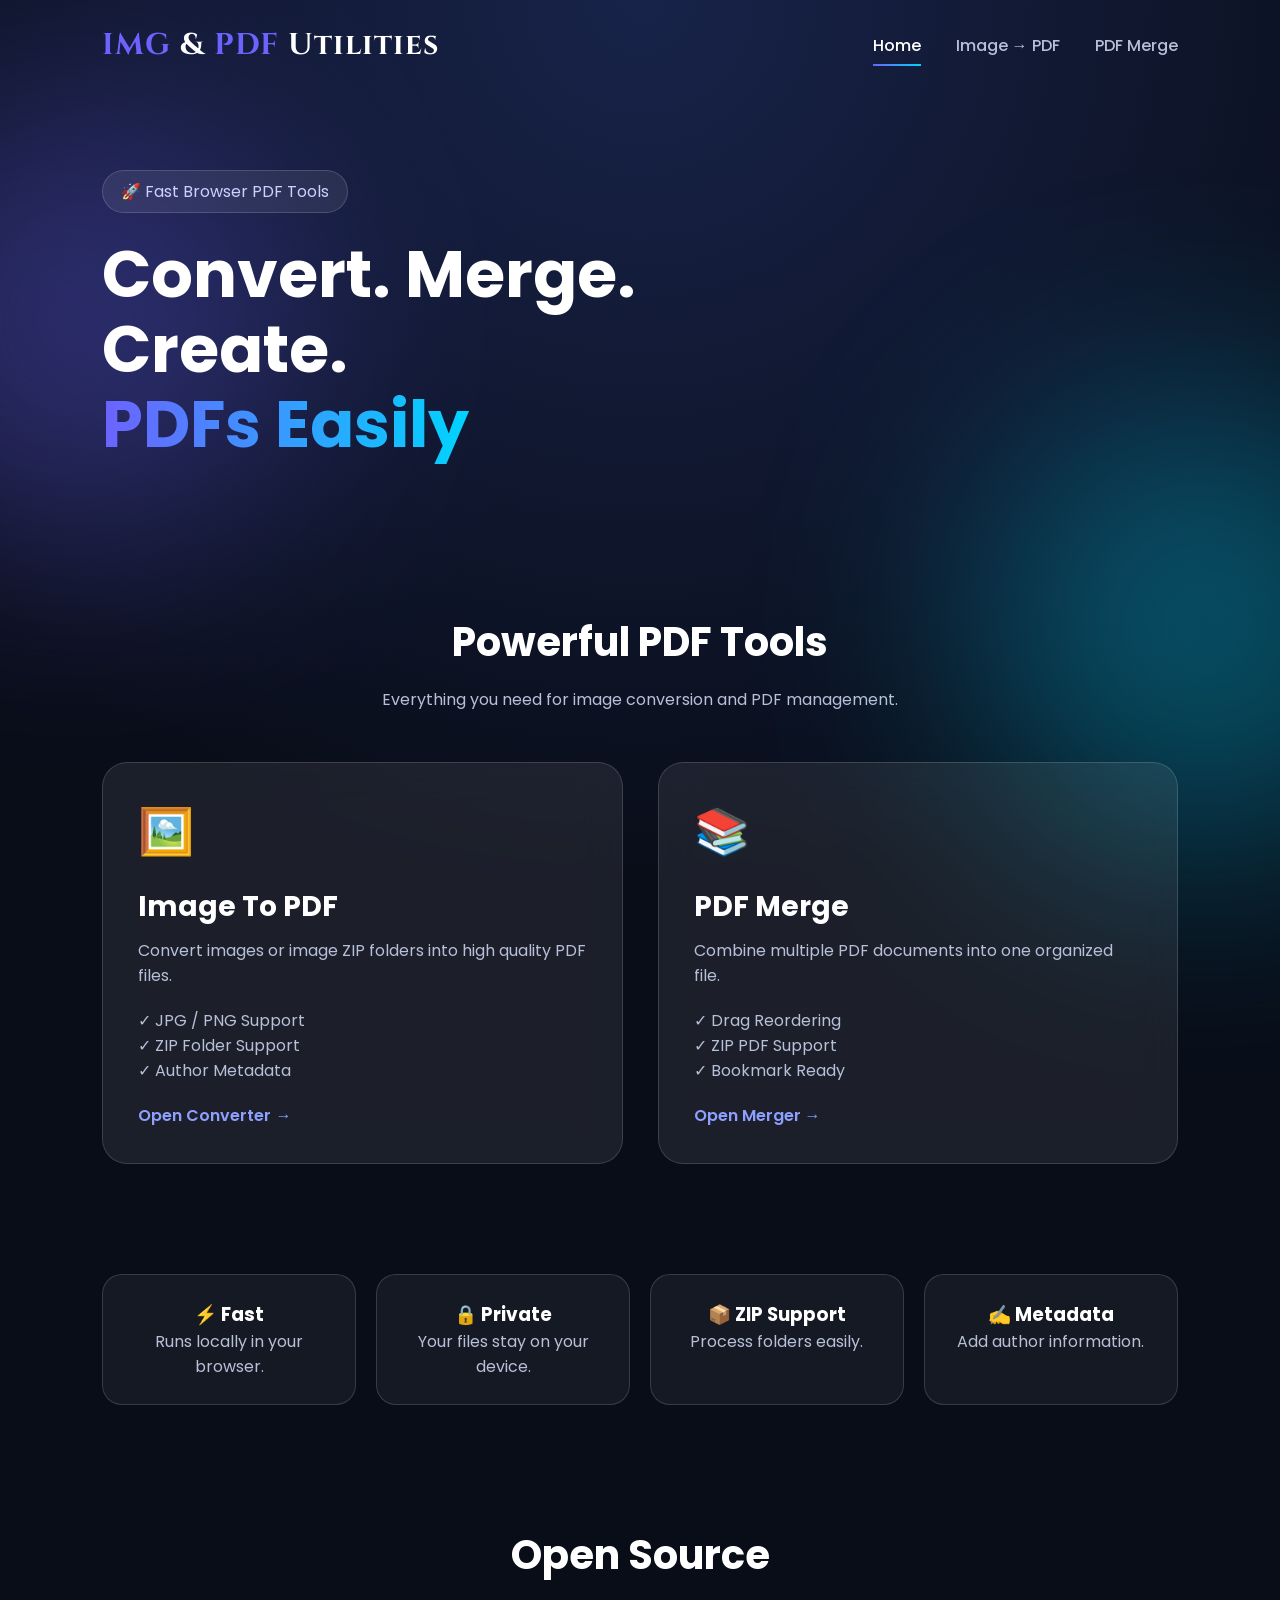
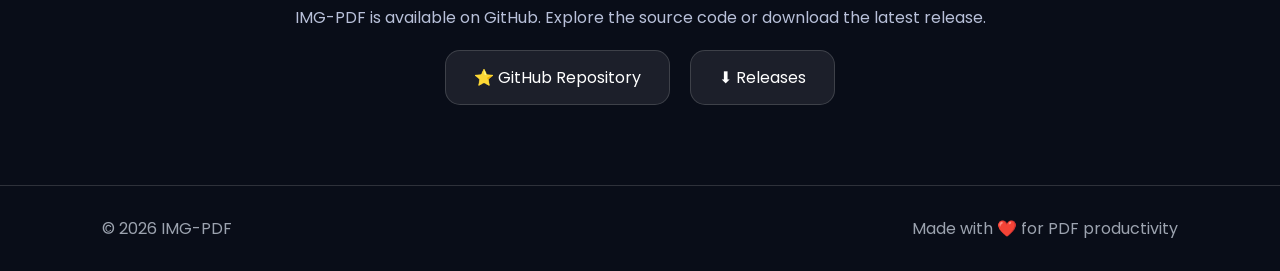
<file: Web-App/index.html>
<!DOCTYPE html>
<html lang="en">

<head>

<meta charset="UTF-8">

<meta name="viewport" content="width=device-width, initial-scale=1.0">


<title>
    PDF Tools
</title>

<link rel="stylesheet" href="css/style.css">

<link rel="stylesheet" href="css/home.css">

<script src="js/app.js"></script>

<link rel="preconnect" href="https://fonts.googleapis.com">

<link rel="preconnect" href="https://fonts.gstatic.com" crossorigin>

<link href="https://fonts.googleapis.com/css2?family=Cinzel:wght@600;700&family=Poppins:wght@300;400;500;600;700&display=swap" rel="stylesheet">

<link rel="icon" type="image/x-icon" href="assets/favicon.ico">

</head>



<body>



<!-- Background Decoration -->

<div class="background-glow glow-one"></div>

<div class="background-glow glow-two"></div>





<!-- Navigation -->

<header class="header">


<nav class="navbar">


<div class="logo">

<span>
    IMG
</span>
&

<span>
    PDF
</span>
Utilities

</div>




<div class="nav-menu">


<a href="index.html"
class="active">

Home

</a>



<a href="pages/img-to-pdf.html">

Image → PDF

</a>



<a href="pages/pdf-merge.html">

PDF Merge

</a>



</div>



</nav>


</header>









<!-- Hero -->

<section class="hero">



<div class="hero-content">



<div class="badge">

🚀 Fast Browser PDF Tools

</div>




<h1>

Convert.
Merge.
Create.

<br>

<span>
PDFs Easily
</span>
 
</h1>





</div>



</section>





<!-- Tools -->


<section class="tools-section">


<h2>

Powerful PDF Tools

</h2>


<p class="section-desc">

Everything you need for image conversion and PDF management.

</p>






<div class="tool-container">






<div class="tool-card">


<div class="tool-icon">

🖼️

</div>



<h3>

Image To PDF

</h3>



<p>

Convert images or image ZIP folders into high quality PDF files.

</p>



<ul>

<li>✓ JPG / PNG Support</li>

<li>✓ ZIP Folder Support</li>

<li>✓ Author Metadata</li>

</ul>



<a href="pages/img-to-pdf.html">

Open Converter →

</a>


</div>










<div class="tool-card">


<div class="tool-icon">

📚

</div>



<h3>

PDF Merge

</h3>



<p>

Combine multiple PDF documents into one organized file.

</p>



<ul>

<li>✓ Drag Reordering</li>

<li>✓ ZIP PDF Support</li>

<li>✓ Bookmark Ready</li>

</ul>



<a href="pages/pdf-merge.html">

Open Merger →

</a>


</div>






</div>


</section>









<!-- Features -->


<section class="feature-section">


<div class="feature-box">


<h3>

⚡ Fast

</h3>

<p>

Runs locally in your browser.

</p>

</div>





<div class="feature-box">


<h3>

🔒 Private

</h3>

<p>

Your files stay on your device.

</p>

</div>






<div class="feature-box">


<h3>

📦 ZIP Support

</h3>

<p>

Process folders easily.

</p>

</div>






<div class="feature-box">


<h3>

✍ Metadata

</h3>

<p>

Add author information.

</p>

</div>



</section>









<!-- Open Source -->


<section class="opensource">


<h2>

Open Source

</h2>



<p>

IMG-PDF is available on GitHub.
Explore the source code or download the latest release.

</p>





<div class="github-buttons">


<a href="https://github.com/Rachakonda-Ravi/IMG-PDF"
target="_blank">

⭐ GitHub Repository

</a>



<a href="https://github.com/Rachakonda-Ravi/IMG-PDF/releases"
target="_blank">

⬇ Releases

</a>



</div>


</section>









<footer>


<p>

© 2026 IMG-PDF

</p>


<p>

Made with ❤️ for PDF productivity

</p>


</footer>







</body>

</html>
</file>
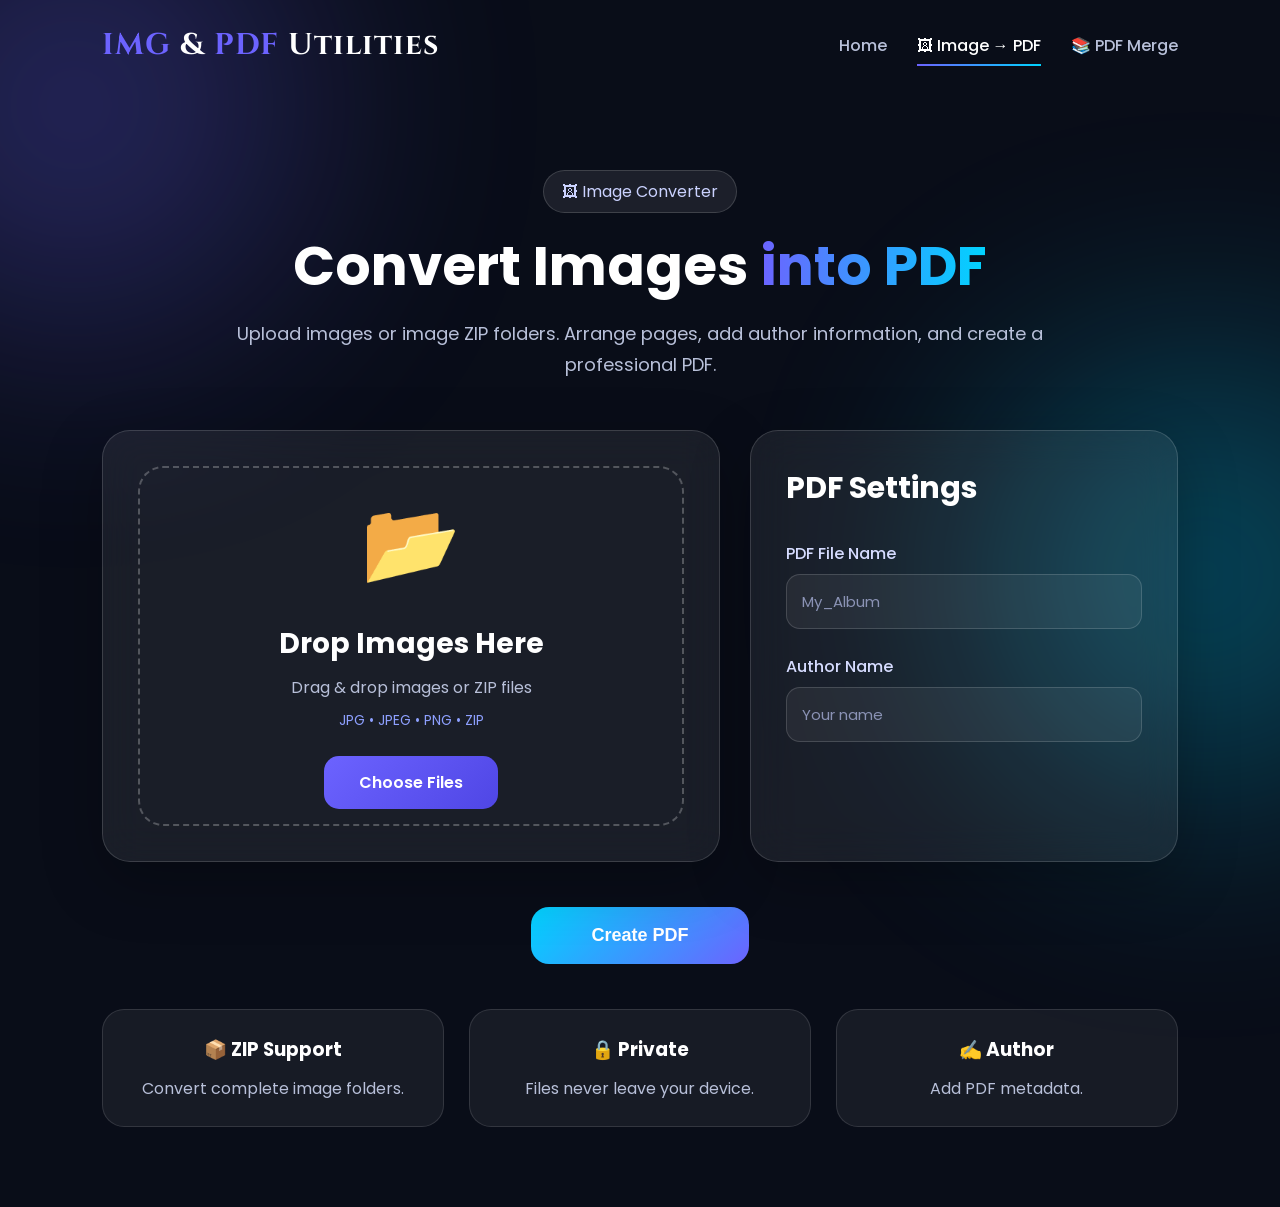
<file: Web-App/pages/img-to-pdf.html>
<!DOCTYPE html>
<html lang="en">

<head>

<meta charset="UTF-8">

<meta name="viewport"
content="width=device-width, initial-scale=1.0">


<title>
IMG-PDF - Image To PDF
</title>


<link rel="stylesheet"
href="../css/style.css">

<link rel="stylesheet"
href="../css/img2pdf.css">

<link rel="icon" type="image/x-icon" href="../assets/favicon.ico">


<link href="https://fonts.googleapis.com/css2?family=Cinzel:wght@600;700&family=Poppins:wght@300;400;500;600;700&display=swap"
rel="stylesheet">


</head>



<body>



<div class="background-glow glow-one"></div>

<div class="background-glow glow-two"></div>





<header class="header">


<nav class="navbar">


<div class="logo">

<span>
IMG
</span>
& 
<span>
PDF 
</span>
Utilities

</div>




<div class="nav-menu">


<a href="../index.html">
Home
</a>



<a class="active"
href="img-to-pdf.html">

🖼 Image → PDF

</a>



<a href="pdf-merge.html">

📚 PDF Merge

</a>



</div>



</nav>


</header>









<main class="converter-page">





<section class="converter-header">


<div class="badge">

🖼 Image Converter

</div>



<h1>

Convert Images

<span>
into PDF
</span>

</h1>



<p>

Upload images or image ZIP folders.
Arrange pages, add author information,
and create a professional PDF.

</p>



</section>









<section class="converter-layout">





<!-- Upload Area -->

<div class="converter-card upload-card">



<div class="upload-box"
id="uploadBox">



<div class="upload-icon">

📂

</div>




<h2>

Drop Images Here

</h2>



<p>

Drag & drop images or ZIP files

</p>



<span>

JPG • JPEG • PNG • ZIP

</span>




<input
type="file"
id="imageInput"
multiple
accept="image/*,.zip">





<label for="imageInput"
class="upload-button">

Choose Files

</label>




</div>



</div>









<!-- Settings -->

<div class="converter-card settings-card">



<h2>

PDF Settings

</h2>






<div class="input-group">


<label>
PDF File Name
</label>


<input

id="pdfName"

placeholder="My_Album"

>



</div>







<div class="input-group">


<label>
Author Name
</label>


<input

id="authorName"

placeholder="Your name"

>


</div>















</div>





</section>









<!-- Image Queue -->


<section class="converter-card image-section"
id="detectedArea"
style="display:none;">



<div class="section-title">


<h2>
Selected Images
</h2>


<p>

Drag to change page order

</p>


</div>





<div id="imageList"
class="image-list">

</div>




</section>









<button
id="createPDF"
class="create-button">


Create PDF


</button>








<section class="info-cards">



<div class="info-card">


<h3>
📦 ZIP Support
</h3>


<p>

Convert complete image folders.

</p>


</div>





<div class="info-card">


<h3>
🔒 Private
</h3>


<p>

Files never leave your device.

</p>


</div>





<div class="info-card">


<h3>
✍ Author
</h3>


<p>

Add PDF metadata.

</p>


</div>



</section>






</main>








<script src="../libs/jszip.min.js"></script>

<script src="../libs/pdf-lib.min.js"></script>

<script src="../libs/sortable.min.js"></script>


<script src="../js/app.js"></script>

<script src="../js/loader.js"></script>



<script src="../js/img2pdf/zip-reader.js"></script>

<script src="../js/img2pdf/image-validator.js"></script>

<script src="../js/img2pdf/image-sort.js"></script>

<script src="../js/img2pdf/pdf-generator.js"></script>

<script src="../js/img2pdf/download.js"></script>

<script src="../js/img2pdf/app.js"></script>



</body>

</html>
</file>
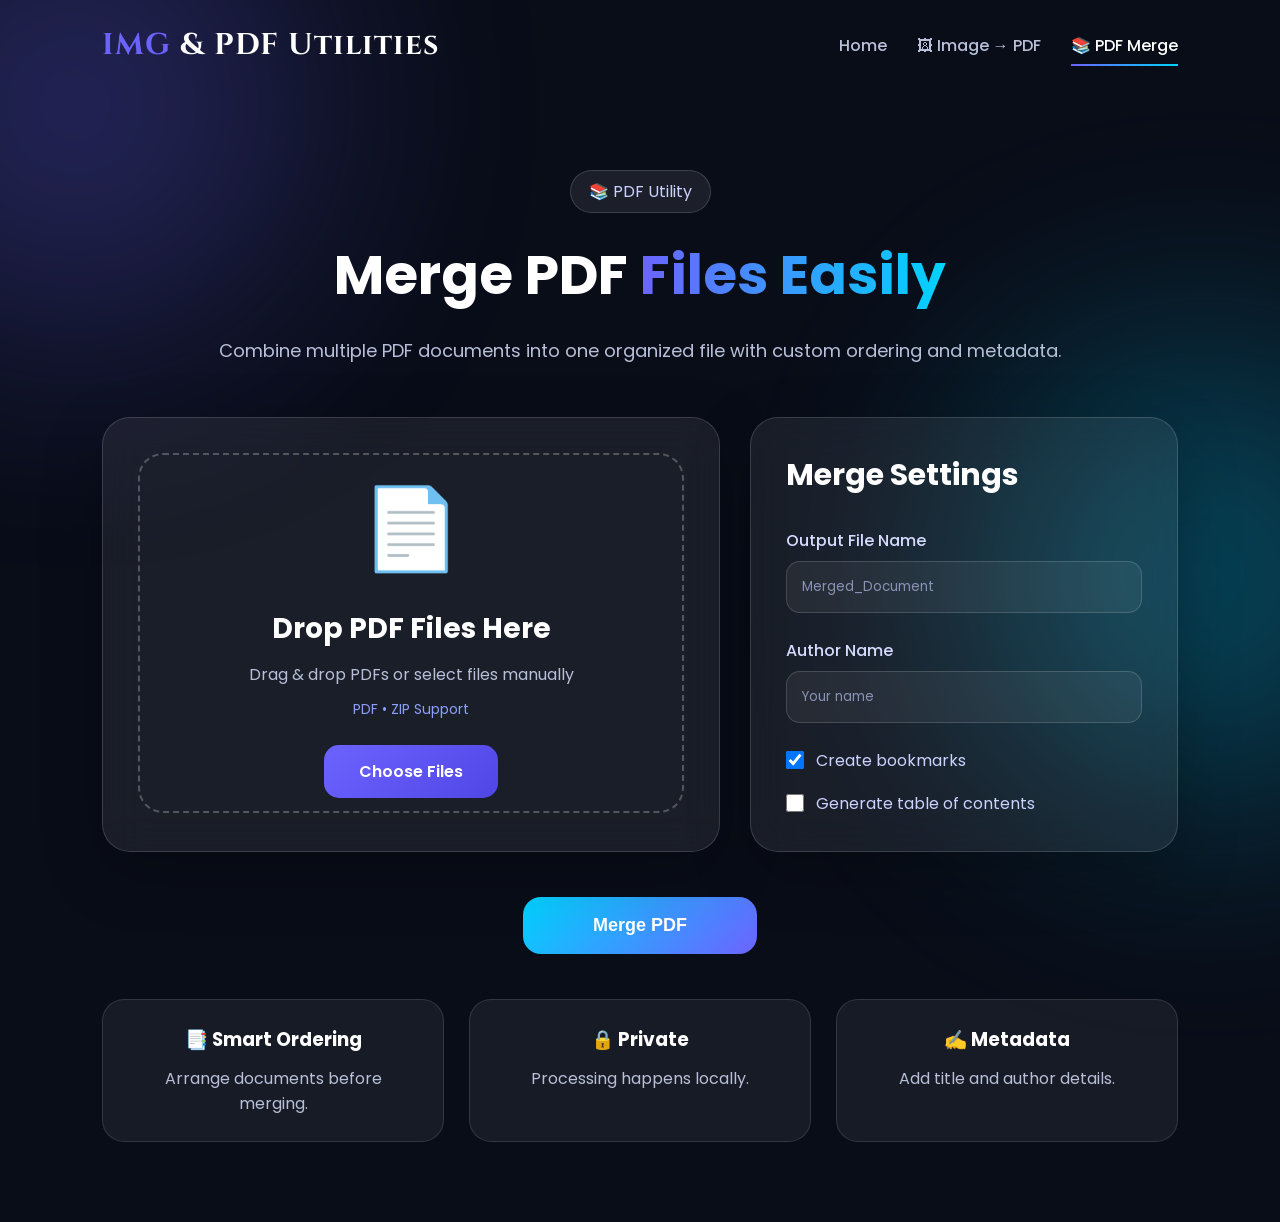
<file: Web-App/pages/pdf-merge.html>
<!DOCTYPE html>
<html lang="en">

<head>


<meta charset="UTF-8">


<meta name="viewport"
content="width=device-width, initial-scale=1.0">



<title>
IMG & PDF Utilities - PDF Merge
</title>


<link rel="stylesheet"
href="../css/style.css">

<link rel="stylesheet"
href="../css/merge.css">


<link rel="icon" type="image/x-icon" href="../assets/favicon.ico">


<link href="https://fonts.googleapis.com/css2?family=Cinzel:wght@600;700&family=Poppins:wght@300;400;500;600;700&display=swap"
rel="stylesheet">


</head>







<body>


<div class="background-glow glow-one"></div>

<div class="background-glow glow-two"></div>







<header class="header">


<nav class="navbar">



<div class="logo">


<span>
IMG
</span>

& PDF Utilities


</div>







<div class="nav-menu">



<a href="../index.html">

Home

</a>




<a href="img-to-pdf.html">

🖼 Image → PDF

</a>





<a class="active"
href="pdf-merge.html">

📚 PDF Merge

</a>




</div>



</nav>


</header>









<main class="merge-page">







<section class="merge-header">



<div class="badge">

📚 PDF Utility

</div>





<h1>


Merge PDF

<span>
Files Easily

</span>


</h1>





<p>


Combine multiple PDF documents into one
organized file with custom ordering and metadata.


</p>




</section>









<section class="merge-layout">







<!-- Upload -->

<div class="merge-card upload-card">





<div class="pdf-upload"
id="pdfUploadBox">



<div class="upload-icon">

📄

</div>





<h2>

Drop PDF Files Here

</h2>





<p>

Drag & drop PDFs or select files manually

</p>





<span>

PDF • ZIP Support

</span>






<input

type="file"

id="pdfInput"

multiple

accept=".pdf,.zip"

>






<label

for="pdfInput"

class="upload-button">


Choose Files


</label>





</div>





</div>









<!-- Settings -->

<div class="merge-card settings-card">





<h2>

Merge Settings

</h2>







<div class="input-group">


<label>

Output File Name

</label>


<input

id="outputName"

placeholder="Merged_Document"

>


</div>







<div class="input-group">


<label>

Author Name

</label>


<input

id="authorName"

placeholder="Your name"

>


</div>









<div class="option-box">



<label>


<input

type="checkbox"

id="bookmarkOption"

checked

>


Create bookmarks


</label>





<label>


<input

type="checkbox"

id="tocOption"


>


Generate table of contents


</label>



</div>






</div>









</section>









<!-- PDF Queue -->


<section class="merge-card pdf-section"
id="pdfArea"
style="display:none;">





<div class="section-title">


<h2>

Selected PDFs

</h2>


<p>

Drag to change order

</p>


</div>







<div id="pdfList"
class="pdf-list">


</div>





</section>









<button

id="mergePDF"

class="merge-button">


Merge PDF


</button>








<section class="info-cards">





<div class="info-card">


<h3>

📑 Smart Ordering

</h3>


<p>

Arrange documents before merging.

</p>


</div>







<div class="info-card">


<h3>

🔒 Private

</h3>


<p>

Processing happens locally.

</p>


</div>







<div class="info-card">


<h3>

✍ Metadata

</h3>


<p>

Add title and author details.

</p>


</div>






</section>







</main>









<script src="../libs/jszip.min.js"></script>

<script src="../libs/pdf-lib.min.js"></script>

<script src="../libs/sortable.min.js"></script>





<script src="../js/app.js"></script>

<script src="../js/loader.js"></script>





<script src="../js/merge/pdf-reader.js"></script>

<script src="../js/merge/pdf-sort.js"></script>

<script src="../js/merge/pdf-merger.js"></script>

<script src="../js/merge/download.js"></script>

<script src="../js/merge/app.js"></script>






</body>

</html>
</file>
<file: Web-App/css/style.css>
/* =====================================================
   IMG & PDF Utilities
   Global Shared Styles

   Used by:
   - index.html
   - img-to-pdf.html
   - pdf-merge.html

   ===================================================== */







/* -------------------------------
   Global Reset
-------------------------------- */


* {

    margin:0;

    padding:0;

    box-sizing:border-box;

}







html {


    scroll-behavior:smooth;


}







body {


    min-height:100vh;


    font-family:

    "Poppins",

    sans-serif;


    background:

    #090d18;


    color:white;


}









/* -------------------------------
   Shared Background Effects
-------------------------------- */



.background-glow {


    position:fixed;


    width:450px;


    height:450px;


    border-radius:50%;


    filter:blur(130px);


    opacity:.30;


    pointer-events:none;


    z-index:-1;


}



.glow-one {


    background:#6c63ff;


    top:-120px;


    left:-150px;


}






.glow-two {


    background:#00d4ff;


    right:-150px;


    bottom:100px;


}









/* -------------------------------
   Shared Navbar
-------------------------------- */


.header {


    width:100%;


    padding:25px 8%;


}





.navbar {


    display:flex;


    justify-content:space-between;


    align-items:center;


}







.logo {


    font-family:

    "Cinzel",

    serif;


    font-size:30px;


    font-weight:700;


    letter-spacing:1px;


    white-space:nowrap;


}





.logo span {


    color:#6c63ff;


}







.nav-menu {


    display:flex;


    gap:30px;


}







.nav-menu a {


    text-decoration:none;


    color:#b8c0d9;


    font-weight:500;


    transition:.3s;


    position:relative;


}






.nav-menu a:hover,


.nav-menu a.active {


    color:white;


}







.nav-menu a.active::after {


    content:"";


    position:absolute;


    left:0;


    bottom:-8px;


    width:100%;


    height:2px;


    background:

    linear-gradient(

        90deg,

        #6c63ff,

        #00d4ff

    );


}









/* -------------------------------
   Buttons
-------------------------------- */



.primary-btn,


.secondary-btn {


    display:inline-flex;


    align-items:center;


    justify-content:center;


    gap:8px;


    cursor:pointer;


    transition:.3s;


}






.primary-btn:hover,


.secondary-btn:hover,


.upload-button:hover,


.create-button:hover,


.merge-button:hover {


    transform:

    translateY(-4px);


}









/* -------------------------------
   Inputs
-------------------------------- */



input {


    font-family:

    "Poppins",

    sans-serif;


}







input::placeholder {


    color:#8b93b5;


}









/* -------------------------------
   Toast Notification
-------------------------------- */



.toast-container {


    position:fixed;


    top:25px;


    right:25px;


    z-index:9999;


    display:flex;


    flex-direction:column;


    gap:15px;


}







.toast {


    min-width:280px;


    padding:16px 22px;


    border-radius:16px;


    background:

    rgba(255,255,255,.10);


    border:

    1px solid rgba(255,255,255,.20);


    backdrop-filter:blur(15px);


    color:white;


    display:flex;


    align-items:center;


    gap:12px;


    transform:

    translateX(120%);


    transition:.35s;


    box-shadow:

    0 15px 40px rgba(0,0,0,.3);


}







.toast.show {


    transform:

    translateX(0);


}







.toast.success span {


    color:#00ff9d;


    font-size:22px;


}






.toast.error span {


    color:#ff6677;


    font-size:22px;


}









/* -------------------------------
   Loading Animation
-------------------------------- */



.loading {


    position:relative;


    pointer-events:none;


    opacity:.7;


}





.loading::after {


    content:"";


    width:18px;


    height:18px;


    margin-left:10px;


    display:inline-block;


    border-radius:50%;


    border:

    3px solid rgba(255,255,255,.3);


    border-top-color:white;


    animation:

    spin .8s linear infinite;


}







@keyframes spin {


    to {


        transform:rotate(360deg);


    }


}









/* -------------------------------
   Scrollbar
-------------------------------- */



::-webkit-scrollbar {


    width:10px;


}





::-webkit-scrollbar-track {


    background:#090d18;


}





::-webkit-scrollbar-thumb {


    background:

    linear-gradient(

        #6c63ff,

        #00d4ff

    );


    border-radius:20px;


}









/* -------------------------------
   Selection
-------------------------------- */



::selection {


    background:#6c63ff;


    color:white;


}









/* -------------------------------
   Mobile Navigation
-------------------------------- */



@media(max-width:900px){


    .header {


        padding:20px 5%;


    }



    .nav-menu {


        gap:15px;


        font-size:14px;


    }


}







@media(max-width:600px){



    .navbar {


        flex-direction:column;


        gap:20px;


    }



    .nav-menu {


        flex-wrap:wrap;


        justify-content:center;


    }


}
</file>
<file: Web-App/css/home.css>
/* =====================================================
   IMG-PDF
   Home Page Styling

   Modern Glass UI
   ===================================================== */





* {

    margin:0;

    padding:0;

    box-sizing:border-box;

}



:root {


    --bg:
        #090d18;


    --card:
        rgba(255,255,255,0.08);


    --border:
        rgba(255,255,255,0.15);


    --text:
        #ffffff;


    --muted:
        #b8c0d9;


    --primary:
        #6c63ff;


    --secondary:
        #00d4ff;


}







body {


    min-height:100vh;

    background:
    radial-gradient(
        circle at top,
        #18234a,
        var(--bg) 45%
    );


    color:var(--text);


    font-family:
    "Poppins",
    sans-serif;


    overflow-x:hidden;


}







/* Background Glow */


.background-glow {


    position:absolute;

    width:450px;

    height:450px;

    border-radius:50%;


    filter:blur(120px);


    opacity:.35;


    z-index:-1;


}



.glow-one {


    background:#6c63ff;


    top:100px;

    left:-150px;


}



.glow-two {


    background:#00d4ff;


    right:-150px;

    top:400px;


}









/* Navbar */


.header {


    width:100%;

    padding:25px 8%;


}





.navbar {


    display:flex;

    justify-content:space-between;

    align-items:center;


}





.logo {

    font-family:
    "Cinzel",
    serif;

    font-size:30px;

    font-weight:700;

    letter-spacing:1px;

    white-space:nowrap;

}



.logo span {


    color:#6c63ff;


}








.nav-menu {


    display:flex;

    gap:35px;


}





.nav-menu a {


    color:
    var(--muted);


    text-decoration:none;


    font-weight:500;


    transition:.3s;


}



.nav-menu a:hover,
.nav-menu .active {


    color:white;


}









/* Hero */


.hero {


    display:flex;


    align-items:center;


    justify-content:space-between;


    gap:50px;


    padding:80px 8%;


}





.hero-content {


    max-width:650px;


}




.badge {


    display:inline-block;


    padding:8px 18px;


    border-radius:30px;


    background:
    rgba(255,255,255,.08);


    border:
    1px solid var(--border);


    color:#cbd2ff;


    margin-bottom:25px;


}







.hero h1 {


    font-size:65px;


    line-height:1.15;


    font-weight:700;


}




.hero h1 span {


    background:
    linear-gradient(
        90deg,
        #6c63ff,
        #00d4ff
    );


    background-clip:text;


    -webkit-background-clip:text;


    color:transparent;


}






.hero p {


    margin-top:25px;


    color:var(--muted);


    font-size:18px;


    line-height:1.7;


}








.hero-actions {


    display:flex;

    gap:20px;


    margin-top:35px;


}




.primary-btn,
.secondary-btn {


    padding:15px 30px;


    border-radius:14px;


    text-decoration:none;


    font-weight:600;


    transition:.3s;


}







.primary-btn {


    background:
    linear-gradient(
        135deg,
        #6c63ff,
        #4f46e5
    );


    color:white;


}






.secondary-btn {


    border:

    1px solid var(--border);


    background:
    rgba(255,255,255,.06);


    color:white;


}






.primary-btn:hover,
.secondary-btn:hover {


    transform:
    translateY(-4px);


}









/* Hero Preview */


.hero-card {


    width:390px;


}





.preview-window {


    background:
    rgba(255,255,255,.08);


    border:
    1px solid var(--border);


    border-radius:25px;


    padding:20px;


    backdrop-filter:blur(20px);


    box-shadow:
    0 25px 80px rgba(0,0,0,.4);


}






.window-bar {


    display:flex;

    gap:8px;

    margin-bottom:30px;


}




.window-bar span {


    width:12px;

    height:12px;


    background:white;


    border-radius:50%;


    opacity:.5;


}





.pdf-preview {


    text-align:center;

    padding:45px 20px;


}



.page-icon {


    font-size:70px;


}



.pdf-preview h3 {


    margin-top:20px;


    font-size:25px;


}





.pdf-preview p {


    color:var(--muted);


}





.progress {


    height:8px;


    margin-top:25px;


    background:#ffffff20;


    border-radius:20px;


    overflow:hidden;


}



.progress div {


    width:70%;

    height:100%;


    background:
    linear-gradient(
        90deg,
        #6c63ff,
        #00d4ff
    );


}









/* Tools */


.tools-section {


    padding:70px 8%;


    text-align:center;


}



.tools-section h2,
.opensource h2 {


    font-size:40px;


}





.section-desc {


    color:var(--muted);


    margin:15px;


}





.tool-container {


    display:grid;


    grid-template-columns:
    repeat(2,1fr);


    gap:35px;


    margin-top:50px;


}







.tool-card {


    text-align:left;


    padding:35px;


    border-radius:25px;


    background:
    var(--card);


    border:
    1px solid var(--border);


    backdrop-filter:blur(20px);


    transition:.35s;


}



.tool-card:hover {


    transform:
    translateY(-10px);


}





.tool-icon {


    font-size:45px;


}





.tool-card h3 {


    margin:20px 0 10px;


    font-size:28px;


}





.tool-card p,
.tool-card li {


    color:var(--muted);


}



.tool-card ul {


    list-style:none;


    margin:20px 0;


}




.tool-card a {


    color:#8ea0ff;


    text-decoration:none;


    font-weight:600;


}









/* Features */


.feature-section {


    display:grid;


    grid-template-columns:
    repeat(4,1fr);


    gap:20px;


    padding:40px 8%;


}






.feature-box {


    padding:25px;


    border-radius:20px;


    background:
    rgba(255,255,255,.05);


    border:
    1px solid var(--border);


    text-align:center;


}






.feature-box p {


    color:var(--muted);


}









/* Open Source */


.opensource {


    text-align:center;


    padding:80px 8%;


}



.opensource p {


    color:var(--muted);


    margin:20px;


}





.github-buttons {


    display:flex;


    justify-content:center;


    gap:20px;


}





.github-buttons a {


    padding:14px 28px;


    border-radius:15px;


    background:
    rgba(255,255,255,.08);


    border:
    1px solid var(--border);


    color:white;


    text-decoration:none;


}









/* Footer */


footer {


    display:flex;


    justify-content:space-between;


    padding:30px 8%;


    color:#9ca3af;


    border-top:
    1px solid var(--border);


}









/* Responsive */


@media(max-width:900px){



.hero {


    flex-direction:column;


}



.hero h1 {


    font-size:45px;


}



.tool-container {


    grid-template-columns:1fr;


}



.feature-section {


    grid-template-columns:1fr 1fr;


}



.nav-menu {


    display:none;


}



}




@media(max-width:600px){



.feature-section {


    grid-template-columns:1fr;


}



.hero-card {


    width:100%;


}



.github-buttons,
.hero-actions {


    flex-direction:column;


}



footer {


    flex-direction:column;


    gap:10px;


}



}
</file>
<file: Web-App/css/img2pdf.css>
/* =====================================================
   IMG-PDF
   Image To PDF Page Styling
   ===================================================== */





.converter-page {


    width:100%;

    padding:40px 8% 80px;


}







.converter-header {


    text-align:center;

    max-width:850px;

    margin:40px auto;


}



.converter-header .badge {


    display:inline-block;

    padding:8px 18px;

    border-radius:30px;

    background:
    rgba(255,255,255,.08);

    border:
    1px solid rgba(255,255,255,.15);

    color:#cbd2ff;

    margin-bottom:20px;


}






.converter-header h1 {


    font-size:55px;

    font-weight:700;

    line-height:1.2;


}




.converter-header h1 span {


    background:
    linear-gradient(
        90deg,
        #6c63ff,
        #00d4ff
    );


    background-clip:text;

    -webkit-background-clip:text;

    color:transparent;


}






.converter-header p {


    margin-top:20px;

    color:#b8c0d9;

    font-size:18px;

    line-height:1.7;


}









/* Main Layout */


.converter-layout {


    display:grid;


    grid-template-columns:

    1.3fr

    .9fr;


    gap:30px;


    margin-top:50px;


}









/* Cards */


.converter-card {


    background:
    rgba(255,255,255,.07);


    border:

    1px solid rgba(255,255,255,.15);


    border-radius:28px;


    padding:35px;


    backdrop-filter:blur(20px);


    box-shadow:

    0 20px 60px rgba(0,0,0,.25);


}









/* Upload */


.upload-box {


    min-height:360px;


    border:

    2px dashed rgba(255,255,255,.25);


    border-radius:25px;


    display:flex;


    flex-direction:column;


    justify-content:center;


    align-items:center;


    text-align:center;


    transition:.35s;


    cursor:pointer;


}



.upload-box:hover {


    border-color:#6c63ff;


    background:

    rgba(108,99,255,.08);


    transform:

    translateY(-5px);


}






.upload-icon {


    font-size:80px;


    margin-bottom:20px;


}





.upload-box h2 {


    font-size:28px;


}




.upload-box p {


    color:#b8c0d9;


    margin:10px;


}





.upload-box span {


    color:#8ea0ff;


    font-size:14px;


}






.upload-box input {


    display:none;


}








.upload-button {


    margin-top:25px;


    padding:14px 35px;


    border-radius:15px;


    background:

    linear-gradient(
        135deg,
        #6c63ff,
        #4f46e5
    );


    color:white;


    font-weight:600;


    cursor:pointer;


    transition:.3s;


}




.upload-button:hover {


    transform:

    translateY(-3px);


}









/* Settings */


.settings-card h2 {


    font-size:30px;


    margin-bottom:30px;


}





.input-group {


    margin-bottom:25px;


}




.input-group label {


    display:block;


    margin-bottom:8px;


    color:#d6dcff;


    font-weight:500;


}





.input-group input {


    width:100%;


    padding:15px;


    border-radius:14px;


    border:

    1px solid rgba(255,255,255,.15);


    background:

    rgba(255,255,255,.06);


    color:white;


    outline:none;


    font-size:15px;


}





.input-group input:focus {


    border-color:#6c63ff;


}









/* Quality */


.quality-box h3 {


    margin-bottom:15px;


}









/* Image Section */


.image-section {


    margin-top:35px;


}



.section-title {


    display:flex;


    justify-content:space-between;


    align-items:center;


    margin-bottom:25px;


}




.section-title p {


    color:#9ca3af;


}





.image-list {


    display:flex;


    flex-wrap:wrap;


    gap:15px;


}









/* Create Button */


.create-button {


    display:block;


    margin:45px auto;


    padding:18px 60px;


    border:none;


    border-radius:18px;


    background:

    linear-gradient(
        135deg,
        #00d4ff,
        #6c63ff
    );


    color:white;


    font-size:18px;


    font-weight:700;


    cursor:pointer;


    transition:.3s;


}




.create-button:hover {


    transform:

    translateY(-5px);


    box-shadow:

    0 15px 35px rgba(0,0,0,.3);


}









/* Info Cards */


.info-cards {


    display:grid;


    grid-template-columns:

    repeat(3,1fr);


    gap:25px;


}





.info-card {


    padding:25px;


    border-radius:22px;


    background:

    rgba(255,255,255,.06);


    border:

    1px solid rgba(255,255,255,.12);


    text-align:center;


}




.info-card h3 {


    margin-bottom:12px;


}



.info-card p {


    color:#b8c0d9;


}









/* Responsive */


@media(max-width:900px){


.dragging {


    border-color:#00d4ff !important;


    background:
    rgba(0,212,255,.12);


}

.image-item {


    padding:15px;


    border-radius:15px;


    background:
    rgba(255,255,255,.08);


    border:
    1px solid rgba(255,255,255,.15);


    cursor:grab;


}


.converter-layout {


    grid-template-columns:1fr;


}



.converter-header h1 {


    font-size:42px;


}



.info-cards {


    grid-template-columns:1fr;


}



}



@media(max-width:600px){



.converter-page {


    padding:30px 5%;


}



.converter-card {


    padding:22px;


}



}
</file>
<file: Web-App/css/merge.css>
/* =====================================================
   IMG & PDF Utilities
   PDF Merge Page Styling
   ===================================================== */





.merge-page {


    width:100%;


    padding:40px 8% 80px;


}









/* Header */


.merge-header {


    text-align:center;


    max-width:850px;


    margin:40px auto;


}



.merge-header .badge {


    display:inline-block;


    padding:8px 18px;


    border-radius:30px;


    background:
    rgba(255,255,255,.08);


    border:
    1px solid rgba(255,255,255,.15);


    color:#cbd2ff;


    margin-bottom:20px;


}






.merge-header h1 {


    font-size:55px;


    font-weight:700;


}



.merge-header h1 span {


    background:
    linear-gradient(
        90deg,
        #6c63ff,
        #00d4ff
    );


    background-clip:text;


    -webkit-background-clip:text;


    color:transparent;


}






.merge-header p {


    color:#b8c0d9;


    margin-top:20px;


    font-size:18px;


    line-height:1.7;


}









/* Main Layout */


.merge-layout {


    display:grid;


    grid-template-columns:


    1.3fr


    .9fr;



    gap:30px;


    margin-top:50px;


}









/* Cards */


.merge-card {


    background:


    rgba(255,255,255,.07);



    border:


    1px solid rgba(255,255,255,.15);



    border-radius:28px;



    padding:35px;



    backdrop-filter:blur(20px);



    box-shadow:


    0 20px 60px rgba(0,0,0,.25);



}









/* Upload Area */


.pdf-upload {


    min-height:360px;


    border:


    2px dashed rgba(255,255,255,.25);



    border-radius:25px;


    display:flex;


    flex-direction:column;


    justify-content:center;


    align-items:center;


    text-align:center;


    transition:.35s;


}




.pdf-upload:hover {


    border-color:#6c63ff;


    background:


    rgba(108,99,255,.08);


    transform:


    translateY(-5px);


}







.upload-icon {


    font-size:80px;


    margin-bottom:20px;


}






.pdf-upload h2 {


    font-size:28px;


}



.pdf-upload p {


    color:#b8c0d9;


    margin:12px;


}



.pdf-upload span {


    color:#8ea0ff;


    font-size:14px;


}





.pdf-upload input {


    display:none;


}







.upload-button {


    margin-top:25px;


    padding:14px 35px;


    border-radius:15px;


    background:


    linear-gradient(
        135deg,
        #6c63ff,
        #4f46e5
    );



    color:white;


    font-weight:600;


    cursor:pointer;


    transition:.3s;


}




.upload-button:hover {


    transform:


    translateY(-3px);


}









/* Settings */


.settings-card h2 {


    font-size:30px;


    margin-bottom:30px;


}






.input-group {


    margin-bottom:25px;


}






.input-group label {


    display:block;


    margin-bottom:8px;


    color:#d6dcff;


    font-weight:500;


}





.input-group input {


    width:100%;


    padding:15px;


    border-radius:14px;


    border:


    1px solid rgba(255,255,255,.15);



    background:


    rgba(255,255,255,.06);



    color:white;


    outline:none;


}





.input-group input:focus {


    border-color:#6c63ff;


}









/* Options */


.option-box {


    margin-top:25px;


    display:flex;


    flex-direction:column;


    gap:18px;


}



.option-box label {


    display:flex;


    align-items:center;


    gap:12px;


    color:#cbd2ff;


    cursor:pointer;


}



.option-box input {


    width:18px;


    height:18px;


}









/* PDF List */


.pdf-section {


    margin-top:35px;


}






.section-title {


    display:flex;


    justify-content:space-between;


    align-items:center;


    margin-bottom:25px;


}





.section-title p {


    color:#9ca3af;


}






.pdf-list {


    display:flex;


    flex-direction:column;


    gap:15px;


}









/* Merge Button */


.merge-button {


    display:block;


    margin:45px auto;


    padding:18px 70px;


    border:none;


    border-radius:18px;


    background:


    linear-gradient(
        135deg,
        #00d4ff,
        #6c63ff
    );



    color:white;


    font-size:18px;


    font-weight:700;


    cursor:pointer;


    transition:.3s;


}





.merge-button:hover {


    transform:


    translateY(-5px);


    box-shadow:


    0 15px 35px rgba(0,0,0,.3);


}









/* Feature Cards */


.info-cards {


    display:grid;


    grid-template-columns:


    repeat(3,1fr);



    gap:25px;


}







.info-card {


    padding:25px;


    border-radius:22px;


    background:


    rgba(255,255,255,.06);



    border:


    1px solid rgba(255,255,255,.12);



    text-align:center;


}





.info-card h3 {


    margin-bottom:12px;


}




.info-card p {


    color:#b8c0d9;


}









/* Responsive */


@media(max-width:900px){




.dragging {


    border-color:#00d4ff !important;


    background:
    rgba(0,212,255,.12);


}

.pdf-item {


    padding:18px;


    border-radius:15px;


    background:
    rgba(255,255,255,.08);


    border:
    1px solid rgba(255,255,255,.15);


    cursor:grab;


}

.merge-layout {


    grid-template-columns:1fr;


}




.merge-header h1 {


    font-size:42px;


}



.info-cards {


    grid-template-columns:1fr;


}



}





@media(max-width:600px){



.merge-page {


    padding:30px 5%;


}



.merge-card {


    padding:22px;


}



}
</file>
